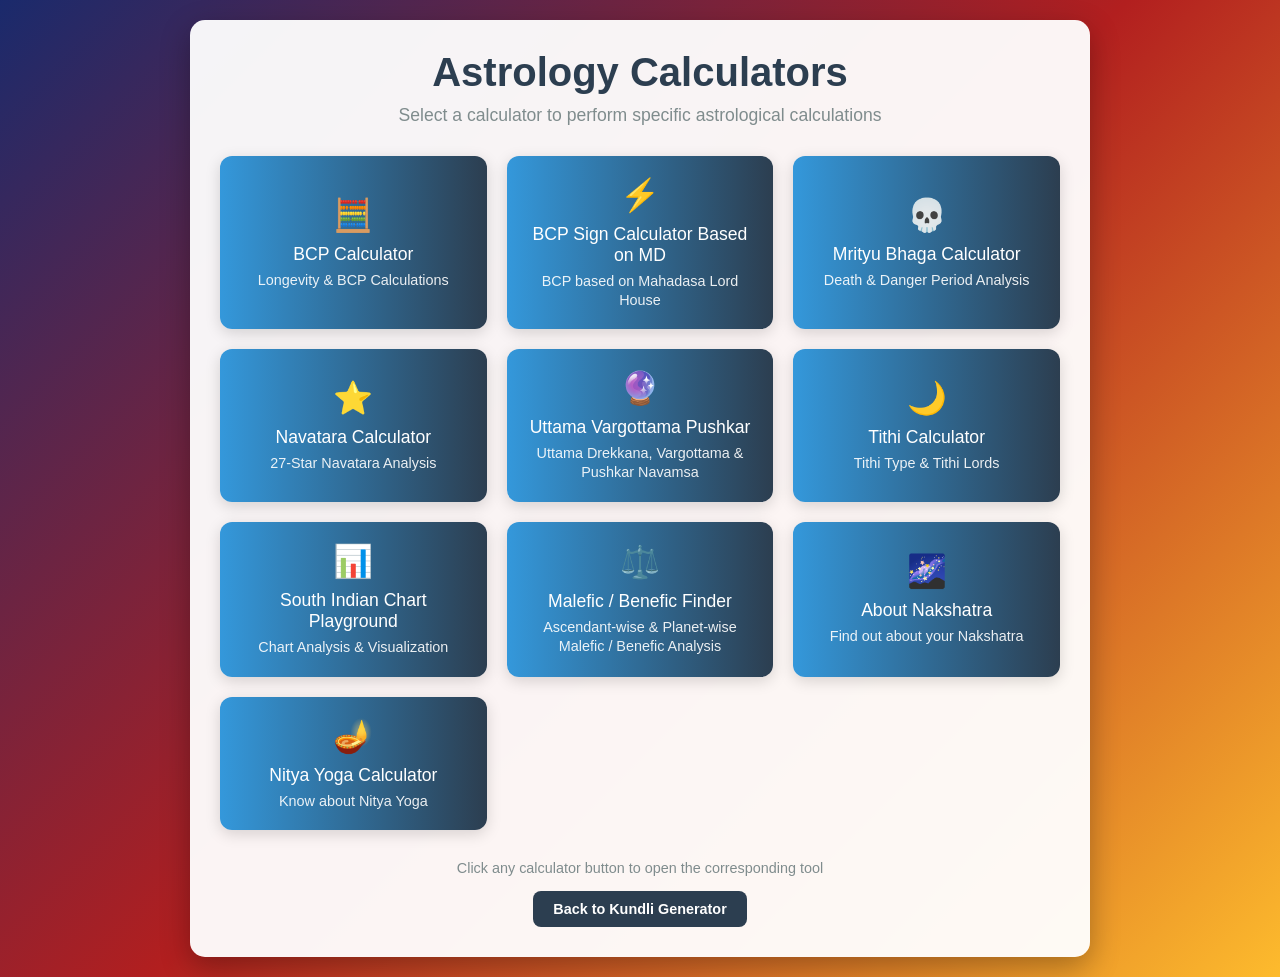
<file: web/calculators.html>
<!DOCTYPE html>
<html lang="en">
<head>
    <meta charset="UTF-8">
    <meta name="viewport" content="width=device-width, initial-scale=1.0">
    <title>Astrology Calculators</title>

    <style>
        * {
            margin: 0;
            padding: 0;
            box-sizing: border-box;
            font-family: 'Segoe UI', Tahoma, Geneva, Verdana, sans-serif;
        }

        body {
            background: linear-gradient(135deg, #1a2a6c, #b21f1f, #fdbb2d);
            min-height: 100vh;
            display: flex;
            justify-content: center;
            align-items: center;
            padding: 20px;
        }

        .container {
            background-color: rgba(255, 255, 255, 0.95);
            border-radius: 15px;
            box-shadow: 0 10px 30px rgba(0, 0, 0, 0.3);
            padding: 30px;
            width: 100%;
            max-width: 900px;
            text-align: center;
        }

        h1 {
            color: #2c3e50;
            margin-bottom: 10px;
            font-size: 2.5rem;
        }

        .subtitle {
            color: #7f8c8d;
            margin-bottom: 30px;
            font-size: 1.1rem;
        }

        .button-grid {
            display: grid;
            grid-template-columns: repeat(auto-fit, minmax(250px, 1fr));
            gap: 20px;
            margin-top: 20px;
        }

        .calc-button {
            background: linear-gradient(to right, #3498db, #2c3e50);
            color: white;
            border: none;
            padding: 20px;
            border-radius: 12px;
            font-size: 1.1rem;
            font-weight: 500;
            cursor: pointer;
            transition: all 0.3s ease;
            display: flex;
            flex-direction: column;
            align-items: center;
            justify-content: center;
            box-shadow: 0 4px 15px rgba(0, 0, 0, 0.15);
            min-height: 130px;
            text-decoration: none;
        }

        .calc-button:hover {
            transform: translateY(-5px);
            box-shadow: 0 8px 20px rgba(0, 0, 0, 0.25);
            background: linear-gradient(to right, #2980b9, #34495e);
        }

        .calc-button:active {
            transform: translateY(2px);
        }

        .button-icon {
            font-size: 2rem;
            margin-bottom: 10px;
        }

        .button-desc {
            font-size: 0.9rem;
            opacity: 0.9;
            margin-top: 6px;
            line-height: 1.3;
        }

        .footer {
            text-align: center;
            margin-top: 30px;
            color: #7f8c8d;
            font-size: 0.9rem;
            display: flex;
            flex-direction: column;
            gap: 15px;
        }

        .nav-btn {
            display: inline-block;
            background: #2c3e50;
            color: white;
            padding: 10px 20px;
            border-radius: 8px;
            text-decoration: none;
            font-weight: 600;
            transition: background 0.3s ease;
        }

        .nav-btn:hover {
            background: #34495e;
        }

        @media (max-width: 600px) {
            h1 {
                font-size: 2rem;
            }

            .container {
                padding: 20px;
            }

            .button-grid {
                grid-template-columns: 1fr;
            }
        }
    </style>
</head>

<body>
    <div class="container">
        <h1>Astrology Calculators</h1>
        <p class="subtitle">
            Select a calculator to perform specific astrological calculations
        </p>

        <div class="button-grid">

            <a href="/calculators/BCPcalc.html" class="calc-button">
                <span class="button-icon">🧮</span>
                BCP Calculator
                <span class="button-desc">Longevity & BCP Calculations</span>
            </a>

            <a href="/calculators/BCPfusioncalc.html" class="calc-button">
                <span class="button-icon">⚡</span>
                BCP Sign Calculator Based on MD
                <span class="button-desc">BCP based on Mahadasa Lord House</span>
            </a>

            <a href="/calculators/MBcalc.html" class="calc-button">
                <span class="button-icon">💀</span>
                Mrityu Bhaga Calculator
                <span class="button-desc">Death & Danger Period Analysis</span>
            </a>

            <a href="/calculators/Navatara.html" class="calc-button">
                <span class="button-icon">⭐</span>
                Navatara Calculator
                <span class="button-desc">27-Star Navatara Analysis</span>
            </a>

            <a href="/calculators/Utamavargpushkar.html" class="calc-button">
                <span class="button-icon">🔮</span>
                Uttama Vargottama Pushkar
                <span class="button-desc">
                    Uttama Drekkana, Vargottama & Pushkar Navamsa
                </span>
            </a>

            <a href="/calculators/tithicalc.html" class="calc-button">
                <span class="button-icon">🌙</span>
                Tithi Calculator
                <span class="button-desc">Tithi Type & Tithi Lords</span>
            </a>

            <a href="/calculators/playground.html" class="calc-button">
                <span class="button-icon">📊</span>
                South Indian Chart Playground
                <span class="button-desc">Chart Analysis & Visualization</span>
            </a>

            <a href="/calculators/MorBFinder.html" class="calc-button">
                <span class="button-icon">⚖️</span>
                Malefic / Benefic Finder
                <span class="button-desc">
                    Ascendant-wise & Planet-wise Malefic / Benefic Analysis
                </span>
            </a>

            <a href="/calculators/AboutNakshtra.html" class="calc-button">
                <span class="button-icon">🌌</span>
                About Nakshatra
                <span class="button-desc">
                    Find out about your Nakshatra
                </span>
            </a>

            <!-- 🌸 NITYA YOGA BUTTON -->
            <a href="/calculators/NityaYogaCalc.html" class="calc-button">
                <span class="button-icon">🪔</span>
                Nitya Yoga Calculator
                <span class="button-desc">
                    Know about Nitya Yoga
                </span>
            </a>

        </div>

        <div class="footer">
            <p>Click any calculator button to open the corresponding tool</p>
            <div>
                <a href="/" class="nav-btn">Back to Kundli Generator</a>
            </div>
        </div>
    </div>
</body>
</html>
</file>
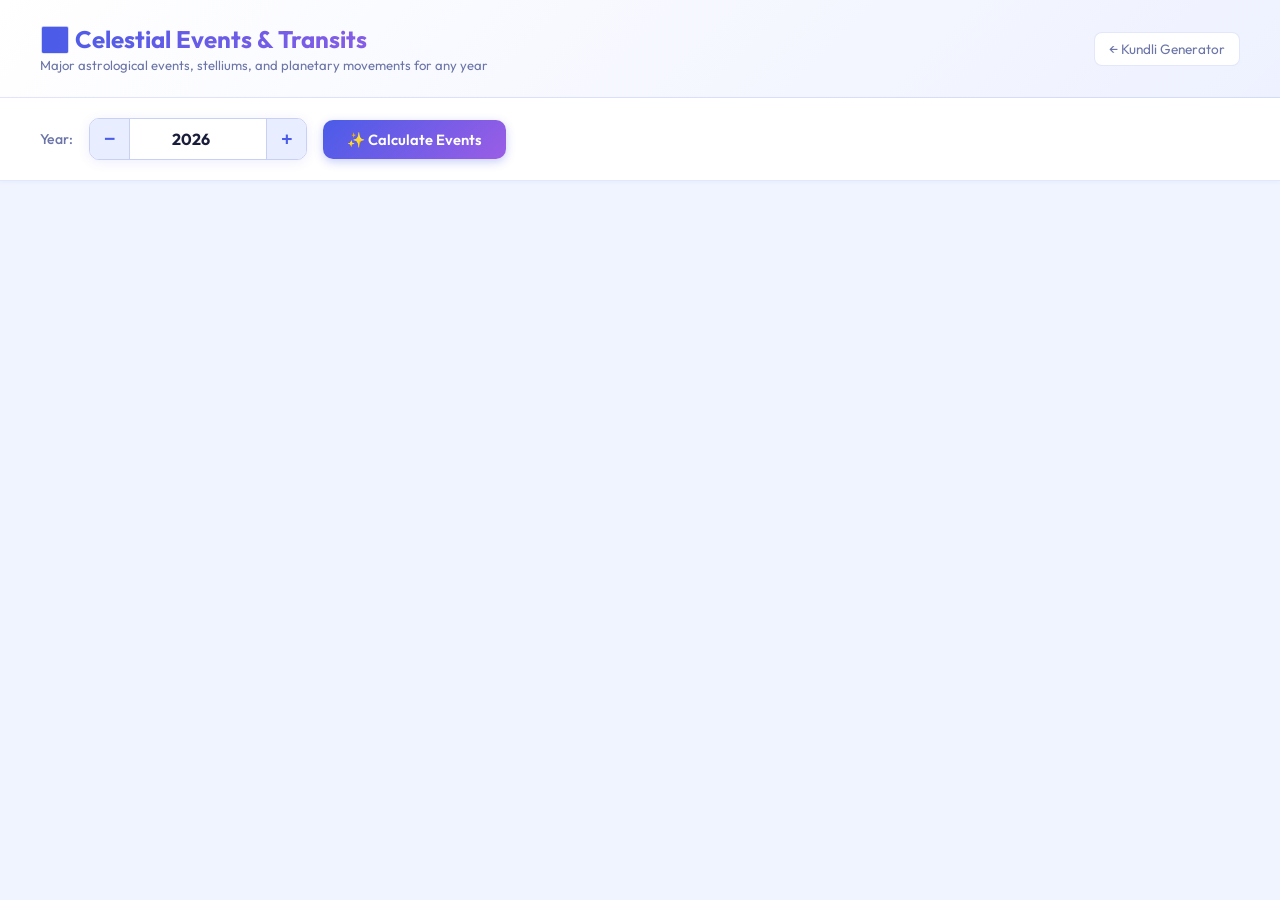
<file: web/events.html>
<!DOCTYPE html>
<html lang="en">
<head>
  <meta charset="UTF-8">
  <meta name="viewport" content="width=device-width, initial-scale=1.0">
  <title>Celestial Events & Transits | Cosmic Calendar</title>
  <link rel="preconnect" href="https://fonts.googleapis.com">
  <link href="https://fonts.googleapis.com/css2?family=Outfit:wght@300;400;500;600;700&display=swap" rel="stylesheet">
  <style>
    :root {
      --bg: #f0f4ff;
      --bg2: #ffffff;
      --bg3: #e8eeff;
      --border: rgba(100, 120, 230, 0.18);
      --border-strong: rgba(100, 120, 230, 0.35);
      --accent: #4a5ce8;
      --accent2: #9b5de5;
      --accent3: #ff9f4a;
      --text: #1a1e3a;
      --muted: #6b75a8;
      --green: #0a9b5c;
      --red: #d93b3b;
      --gold: #c8840a;
      --shadow: 0 2px 12px rgba(74, 92, 232, 0.1);
      --shadow-hover: 0 6px 24px rgba(74, 92, 232, 0.16);
    }
    * { box-sizing: border-box; margin: 0; padding: 0; }

    body {
      font-family: 'Outfit', sans-serif;
      background: var(--bg);
      color: var(--text);
      min-height: 100vh;
    }

    /* ── Header ── */
    header {
      background: linear-gradient(135deg, #ffffff 0%, #eef1ff 100%);
      border-bottom: 1px solid var(--border);
      padding: 24px 40px;
      display: flex;
      align-items: center;
      justify-content: space-between;
      gap: 20px;
      box-shadow: 0 2px 8px rgba(74, 92, 232, 0.08);
    }
    header h1 {
      font-size: 1.5rem;
      font-weight: 700;
      background: linear-gradient(90deg, var(--accent), var(--accent2));
      -webkit-background-clip: text;
      -webkit-text-fill-color: transparent;
    }
    header .subtitle {
      font-size: 0.82rem;
      color: var(--muted);
      margin-top: 3px;
    }
    .nav-back {
      color: var(--muted);
      font-size: 0.85rem;
      text-decoration: none;
      display: flex;
      align-items: center;
      gap: 6px;
      padding: 7px 14px;
      border: 1px solid var(--border);
      border-radius: 8px;
      background: var(--bg2);
      transition: all 0.2s;
    }
    .nav-back:hover { color: var(--accent); border-color: var(--accent); }

    /* ── Controls ── */
    .controls {
      padding: 20px 40px;
      background: var(--bg2);
      border-bottom: 1px solid var(--border);
      display: flex;
      gap: 16px;
      align-items: center;
      flex-wrap: wrap;
      box-shadow: 0 1px 4px rgba(74, 92, 232, 0.06);
    }
    .controls label {
      font-size: 0.88rem;
      color: var(--muted);
      font-weight: 500;
    }

    /* +/- Year Stepper */
    .year-stepper {
      display: flex;
      align-items: center;
      gap: 0;
      border: 1.5px solid var(--border-strong);
      border-radius: 10px;
      overflow: hidden;
      box-shadow: var(--shadow);
    }
    .year-btn {
      background: var(--bg3);
      border: none;
      color: var(--accent);
      cursor: pointer;
      font-size: 1.2rem;
      font-weight: 700;
      padding: 0 14px;
      height: 40px;
      line-height: 40px;
      transition: background 0.15s;
      user-select: none;
    }
    .year-btn:hover { background: #dce3ff; }
    .year-btn:active { background: #c8d2ff; }
    .year-display {
      background: var(--bg2);
      border: none;
      border-left: 1.5px solid var(--border-strong);
      border-right: 1.5px solid var(--border-strong);
      color: var(--text);
      font-family: inherit;
      font-size: 1rem;
      font-weight: 700;
      padding: 0 18px;
      height: 40px;
      min-width: 76px;
      text-align: center;
      outline: none;
    }
    /* allow direct typing too */
    .year-display:focus { background: var(--bg3); }

    .btn-generate {
      background: linear-gradient(135deg, var(--accent), var(--accent2));
      border: none;
      border-radius: 10px;
      color: #fff;
      cursor: pointer;
      font-family: inherit;
      font-size: 0.92rem;
      font-weight: 600;
      padding: 10px 24px;
      box-shadow: 0 3px 10px rgba(74, 92, 232, 0.3);
      transition: opacity 0.2s, transform 0.15s;
    }
    .btn-generate:hover { opacity: 0.88; transform: translateY(-1px); }
    .btn-generate:active { opacity: 1; transform: translateY(0); }
    .btn-generate:disabled { opacity: 0.4; cursor: not-allowed; transform: none; }
    .spinner {
      display: none;
      width: 18px; height: 18px;
      border: 2px solid rgba(74, 92, 232, 0.25);
      border-top-color: var(--accent);
      border-radius: 50%;
      animation: spin 0.7s linear infinite;
    }
    @keyframes spin { to { transform: rotate(360deg); } }

    /* ── Main content ── */
    main {
      max-width: 1100px;
      margin: 0 auto;
      padding: 32px 36px 60px;
    }

    /* ── Summary Cards ── */
    .summary-row {
      display: grid;
      grid-template-columns: repeat(auto-fit, minmax(200px, 1fr));
      gap: 14px;
      margin-bottom: 32px;
    }
    .summary-card {
      background: var(--bg2);
      border: 1.5px solid var(--border);
      border-radius: 14px;
      padding: 18px 22px;
      display: flex;
      flex-direction: column;
      gap: 6px;
      position: relative;
      overflow: hidden;
      box-shadow: var(--shadow);
    }
    .summary-card::before {
      content: '';
      position: absolute;
      top: 0; left: 0; right: 0;
      height: 3px;
    }
    .summary-card.stelliums::before { background: linear-gradient(90deg, #4a5ce8, #9b5de5); }
    .summary-card.transits::before  { background: linear-gradient(90deg, #0a9b5c, #4a5ce8); }
    .summary-card.retrogrades::before { background: linear-gradient(90deg, #ff9f4a, #d93b3b); }
    .summary-card .icon { font-size: 1.8rem; }
    .summary-card .count { font-size: 2.2rem; font-weight: 700; color: var(--accent); }
    .summary-card .lbl { font-size: 0.78rem; color: var(--muted); }

    /* ── Section ── */
    .section { margin-bottom: 40px; }
    .section-title {
      font-size: 1.05rem;
      font-weight: 700;
      margin-bottom: 16px;
      padding-bottom: 10px;
      border-bottom: 1.5px solid var(--border);
      display: flex;
      align-items: center;
      gap: 8px;
      color: var(--text);
    }

    /* ── Cards grid ── */
    .cards-grid {
      display: grid;
      grid-template-columns: repeat(auto-fill, minmax(270px, 1fr));
      gap: 14px;
    }

    .event-card {
      background: var(--bg2);
      border: 1.5px solid var(--border);
      border-radius: 12px;
      padding: 16px 18px;
      box-shadow: var(--shadow);
      transition: transform 0.15s, box-shadow 0.15s, border-color 0.2s;
    }
    .event-card:hover {
      transform: translateY(-2px);
      box-shadow: var(--shadow-hover);
      border-color: var(--border-strong);
    }

    /* ⭐ Highlight for big stelliums (6-7 planets) */
    .event-card.stellium-big {
      background: linear-gradient(135deg, #fffbea 0%, #fff4d0 100%);
      border: 2px solid #f5c842;
      box-shadow: 0 4px 16px rgba(245, 200, 66, 0.3);
    }
    .event-card.stellium-big:hover {
      box-shadow: 0 8px 28px rgba(245, 200, 66, 0.4);
      border-color: #e0a800;
    }
    .super-badge {
      display: inline-flex;
      align-items: center;
      gap: 4px;
      background: linear-gradient(90deg, #f5c842, #ff9f4a);
      color: #5a3800;
      border-radius: 20px;
      font-size: 0.7rem;
      font-weight: 700;
      padding: 2px 10px;
      letter-spacing: 0.3px;
      margin-bottom: 5px;
    }

    .event-card .card-date {
      font-size: 0.75rem;
      color: var(--muted);
      margin-bottom: 5px;
      font-weight: 500;
    }
    .event-card .card-title {
      font-size: 1rem;
      font-weight: 700;
      margin-bottom: 5px;
      color: var(--text);
    }
    .event-card .card-body {
      font-size: 0.83rem;
      color: var(--muted);
      line-height: 1.5;
    }

    /* Planet badges */
    .badges { display: flex; flex-wrap: wrap; gap: 5px; margin-top: 8px; }
    .badge {
      background: rgba(74, 92, 232, 0.08);
      border: 1px solid rgba(74, 92, 232, 0.2);
      border-radius: 20px;
      font-size: 0.7rem;
      padding: 2px 9px;
      color: var(--accent);
      font-weight: 500;
    }
    .badge.big {
      background: rgba(245, 200, 66, 0.15);
      border-color: rgba(245, 200, 66, 0.5);
      color: var(--gold);
    }

    /* Retrograde/Direct */
    .type-badge {
      display: inline-block;
      border-radius: 4px;
      font-size: 0.7rem;
      font-weight: 700;
      padding: 2px 8px;
      letter-spacing: 0.5px;
      text-transform: uppercase;
    }
    .type-retro  { background: rgba(217, 59, 59, 0.1);  color: var(--red); }
    .type-direct { background: rgba(10, 155, 92, 0.1); color: var(--green); }

    /* Transit arrow */
    .transit-arrow {
      display: flex;
      align-items: center;
      gap: 8px;
      font-size: 0.9rem;
      margin-top: 6px;
    }
    .transit-arrow .from  { color: var(--muted); }
    .transit-arrow .arrow { color: var(--accent); font-weight: 700; }
    .transit-arrow .to    { color: var(--green); font-weight: 700; }

    /* Empty / Loading */
    .empty {
      text-align: center;
      color: var(--muted);
      padding: 40px;
      font-size: 0.9rem;
      background: var(--bg2);
      border: 1.5px dashed var(--border);
      border-radius: 12px;
    }
    .loading-state {
      display: none;
      text-align: center;
      color: var(--muted);
      padding: 60px;
    }
    .loading-state .dots::after {
      content: '';
      animation: dots 1.5s steps(3, end) infinite;
    }
    @keyframes dots {
      0%   { content: ''; }
      33%  { content: '.'; }
      66%  { content: '..'; }
      100% { content: '...'; }
    }
    #status-msg { font-size: 0.82rem; color: var(--muted); }
  </style>
</head>
<body>

<header>
  <div>
    <h1>🌌 Celestial Events & Transits</h1>
    <p class="subtitle">Major astrological events, stelliums, and planetary movements for any year</p>
  </div>
  <a href="/" class="nav-back">← Kundli Generator</a>
</header>

<div class="controls">
  <label>Year:</label>

  <!-- +/- stepper -->
  <div class="year-stepper">
    <button class="year-btn" id="btn-minus" onclick="stepYear(-1)">−</button>
    <input type="number" id="year-input" class="year-display" value="2026" min="1900" max="2100">
    <button class="year-btn" id="btn-plus" onclick="stepYear(1)">+</button>
  </div>

  <button class="btn-generate" id="btn-generate" onclick="loadEvents()">
    ✨ Calculate Events
  </button>
  <div class="spinner" id="spinner"></div>
  <span id="status-msg"></span>
</div>

<main id="main-content" style="display:none;">

  <!-- Summary cards -->
  <div class="summary-row">
    <div class="summary-card stelliums">
      <div class="icon">✨</div>
      <div class="count" id="cnt-stelliums">0</div>
      <div class="lbl">Stelliums (4+ Planets)</div>
    </div>
    <div class="summary-card transits">
      <div class="icon">🪐</div>
      <div class="count" id="cnt-transits">0</div>
      <div class="lbl">Major Sign Ingresses</div>
    </div>
    <div class="summary-card retrogrades">
      <div class="icon">↩️</div>
      <div class="count" id="cnt-retros">0</div>
      <div class="lbl">Retrograde / Direct Stations</div>
    </div>
  </div>

  <!-- Stelliums -->
  <div class="section">
    <div class="section-title">✨ Major Stelliums (4+ Planets in Same Sign)
      <span style="font-size:0.72rem;font-weight:500;color:var(--gold);background:rgba(245,200,66,0.15);border:1px solid rgba(245,200,66,0.4);border-radius:20px;padding:2px 10px;margin-left:6px;">⭐ Gold = 6-7 planets</span>
    </div>
    <div class="cards-grid" id="stelliums-grid"></div>
  </div>

  <!-- Transits -->
  <div class="section">
    <div class="section-title">🪐 Slow Planet Sign Ingresses (Jupiter · Saturn · Rahu · Ketu)</div>
    <div class="cards-grid" id="transits-grid"></div>
  </div>

  <!-- Retrogrades -->
  <div class="section">
    <div class="section-title">↩️ Retrograde & Direct Stations</div>
    <div class="cards-grid" id="retros-grid"></div>
  </div>

</main>

<div class="loading-state" id="loading-state">
  <p style="font-size:1.1rem; color:var(--accent);">Scanning the heavens<span class="dots"></span></p>
  <p style="margin-top:8px; font-size:0.83rem;">This may take 5–15 seconds</p>
</div>

<script>
  const PLANET_SYMBOLS = {
    Sun:'☉', Moon:'☽', Mars:'♂', Mercury:'☿',
    Jupiter:'♃', Venus:'♀', Saturn:'♄', Rahu:'☊', Ketu:'☋'
  };

  function sym(p) { return PLANET_SYMBOLS[p] || p.charAt(0); }

  function fmt(dateStr) {
    if (!dateStr) return '–';
    const d = new Date(dateStr + 'T00:00:00');
    return d.toLocaleDateString('en-IN', { day:'numeric', month:'short', year:'numeric' });
  }

  function stepYear(delta) {
    const inp = document.getElementById('year-input');
    let v = parseInt(inp.value) || 2026;
    v = Math.max(1900, Math.min(2100, v + delta));
    inp.value = v;
  }

  // Allow Enter key to trigger calculate
  document.addEventListener('DOMContentLoaded', () => {
    document.getElementById('year-input').addEventListener('keydown', e => {
      if (e.key === 'Enter') loadEvents();
    });
  });

  async function loadEvents() {
    const year = parseInt(document.getElementById('year-input').value);
    if (!year || year < 1900 || year > 2100) {
      alert('Please enter a valid year between 1900 and 2100');
      return;
    }
    const btn = document.getElementById('btn-generate');
    const spinner = document.getElementById('spinner');
    const statusMsg = document.getElementById('status-msg');
    const mainContent = document.getElementById('main-content');
    const loadingState = document.getElementById('loading-state');

    btn.disabled = true;
    spinner.style.display = 'block';
    statusMsg.textContent = '';
    mainContent.style.display = 'none';
    loadingState.style.display = 'block';

    try {
      const res = await fetch(`/api/events/${year}`);
      if (!res.ok) {
        const txt = await res.text();
        throw new Error(txt);
      }
      const data = await res.json();
      if (data.error) {
        statusMsg.textContent = '⚠️ ' + data.error.split('\n').slice(-2).join(' ');
        return;
      }
      populate(data);
      loadingState.style.display = 'none';
      mainContent.style.display = 'block';
      statusMsg.textContent = `Showing events for ${year}`;
    } catch (e) {
      statusMsg.textContent = '⚠️ ' + e.message;
      loadingState.style.display = 'none';
    } finally {
      btn.disabled = false;
      spinner.style.display = 'none';
    }
  }

  function populate(data) {
    document.getElementById('cnt-stelliums').textContent = data.stelliums.length;
    document.getElementById('cnt-transits').textContent  = data.transits.length;
    document.getElementById('cnt-retros').textContent    = data.retrogrades.length;

    // ── Stelliums ──
    const sg = document.getElementById('stelliums-grid');
    sg.innerHTML = '';
    if (!data.stelliums.length) {
      sg.innerHTML = '<p class="empty">No major stelliums (4+ planets) found for this year.</p>';
    } else {
      data.stelliums.forEach(s => {
        const count  = s.peak_planets ? s.peak_planets.length : s.planets.length;
        const isBig  = count >= 6;
        const card   = document.createElement('div');
        card.className = 'event-card' + (isBig ? ' stellium-big' : '');

        // Use peak_planets (simultaneous) for badges, fall back to planets
        const showPlanets = s.peak_planets || s.planets;
        const planetsHTML = showPlanets.map(p =>
          `<span class="badge${isBig ? ' big' : ''}">${sym(p)} ${p}</span>`
        ).join('');

        const peakDate  = s.peak_date  || s.start_date;
        const startDate = s.start_date;
        const endDate   = s.end_date   || s.start_date;

        card.innerHTML = `
          ${isBig ? `<div class="super-badge">⭐ Rare ${count}-Planet Stellium</div>` : ''}
          <div class="card-date" style="font-size:0.72rem;color:var(--muted);">
            Active: ${fmt(startDate)} — ${fmt(endDate)}
          </div>
          <div class="card-title">${count} Planets in ${s.sign}</div>
          <div style="margin:6px 0 4px;padding:6px 10px;background:rgba(74,92,232,0.07);border-radius:8px;font-size:0.82rem;">
            📅 <strong>Peak date:</strong> ${fmt(peakDate)}
          </div>
          <div class="badges">${planetsHTML}</div>
        `;
        sg.appendChild(card);
      });
    }

    // ── Transits ──
    const tg = document.getElementById('transits-grid');
    tg.innerHTML = '';
    if (!data.transits.length) {
      tg.innerHTML = '<p class="empty">No major sign ingresses found for this year.</p>';
    } else {
      data.transits.forEach(t => {
        const card = document.createElement('div');
        card.className = 'event-card';
        card.innerHTML = `
          <div class="card-date">${fmt(t.date)}</div>
          <div class="card-title">${sym(t.planet)} ${t.planet} enters a new sign</div>
          <div class="transit-arrow">
            <span class="from">${t.from_sign}</span>
            <span class="arrow">→</span>
            <span class="to">${t.to_sign}</span>
          </div>
        `;
        tg.appendChild(card);
      });
    }

    // ── Retrogrades ──
    const rg = document.getElementById('retros-grid');
    rg.innerHTML = '';
    if (!data.retrogrades.length) {
      rg.innerHTML = '<p class="empty">No retrograde stations detected for this year.</p>';
    } else {
      data.retrogrades.forEach(r => {
        const isRetro = r.type === 'Retrograde';
        const card = document.createElement('div');
        card.className = 'event-card';
        card.innerHTML = `
          <div class="card-date">${fmt(r.date)}</div>
          <div class="card-title" style="display:flex;align-items:center;gap:8px;">
            ${sym(r.planet)} ${r.planet}
            <span class="type-badge ${isRetro ? 'type-retro' : 'type-direct'}">${r.type}</span>
          </div>
          <div class="card-body">In ${r.sign}</div>
        `;
        rg.appendChild(card);
      });
    }
  }
</script>
</body>
</html>
</file>
